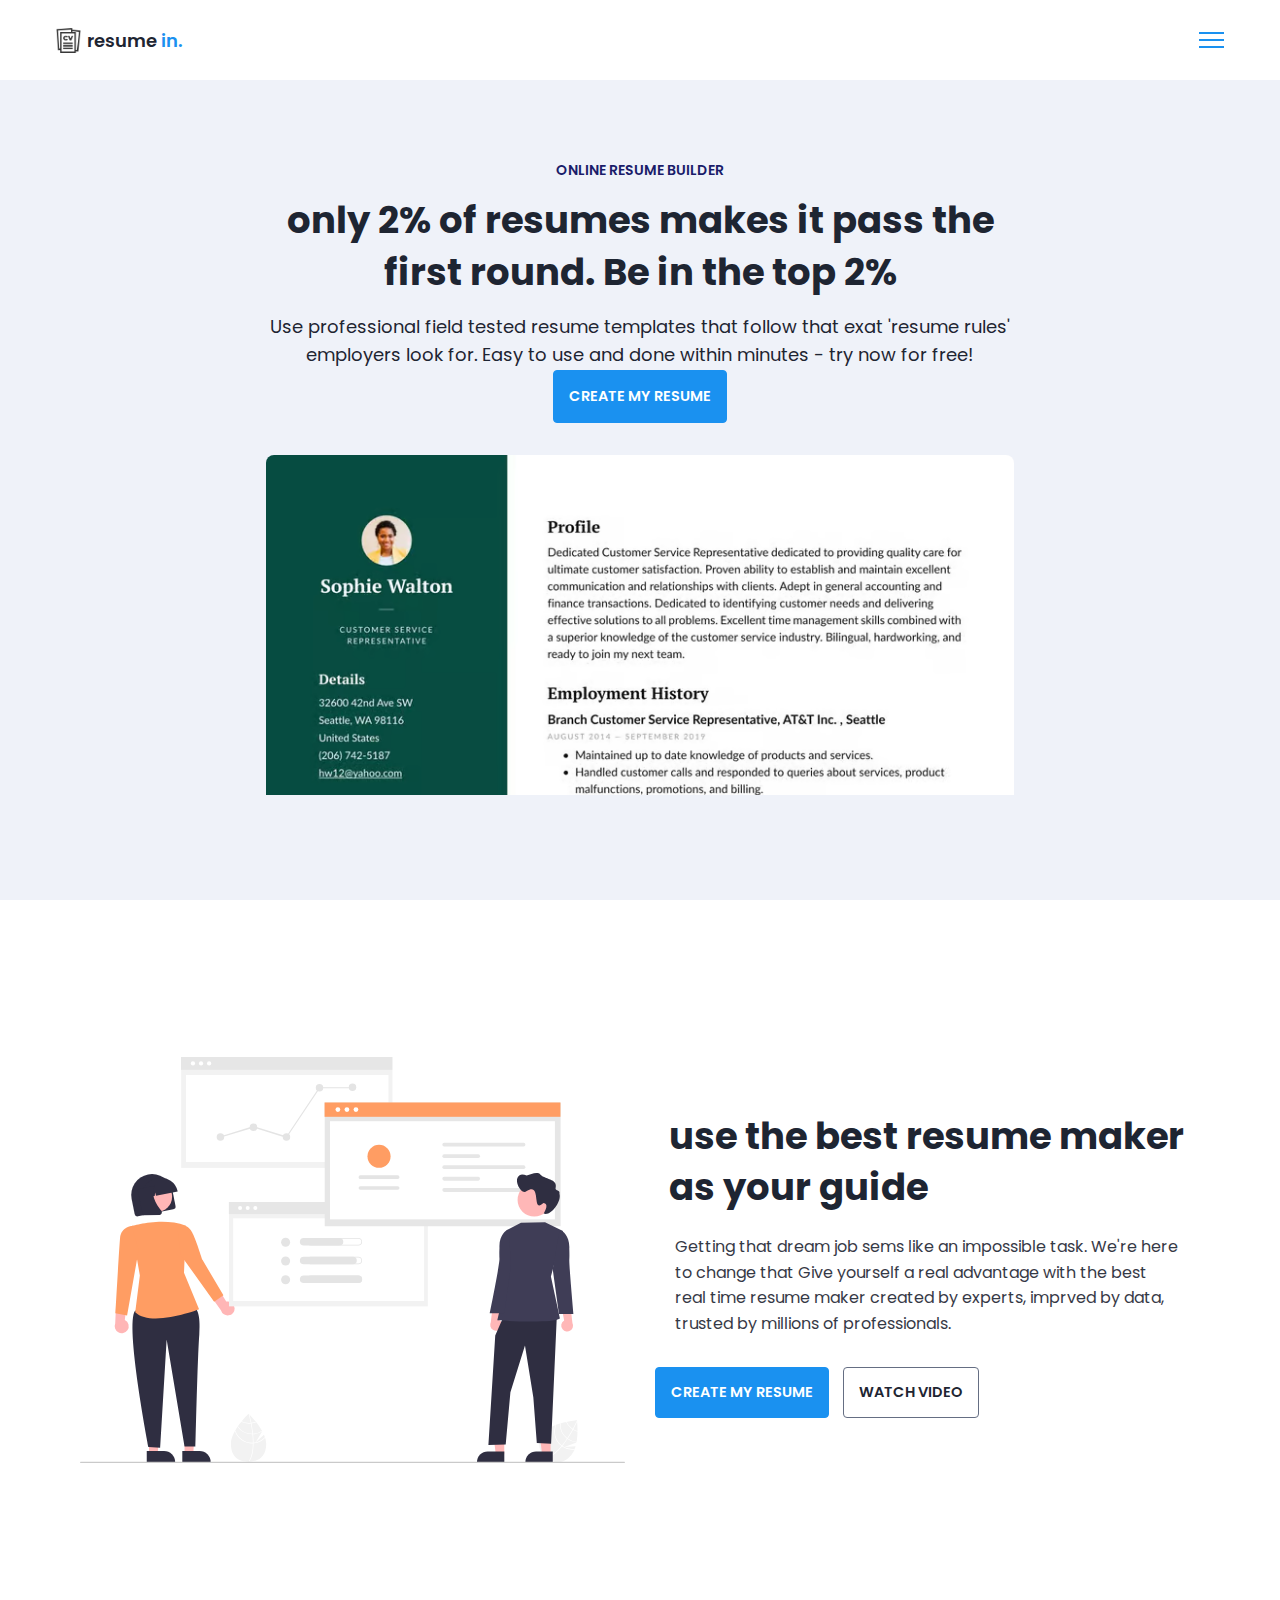
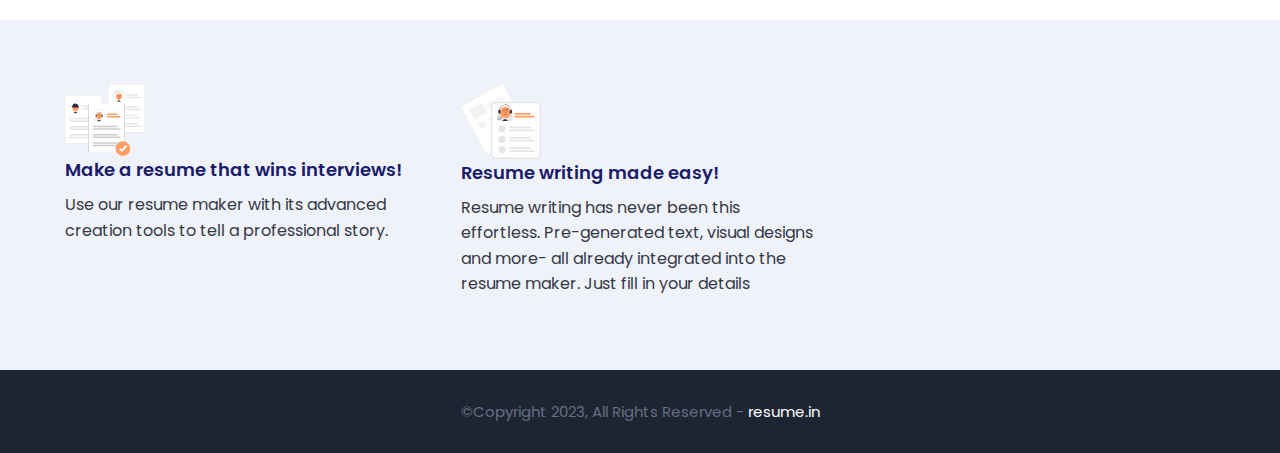
<file: Resume-builder/index.html>
<!DOCTYPE html>
<html lang="en">
  <head>
    <meta charset="UTF-8" />
    <meta http-equiv="X-UA-Compatible0" content="IE-edge" />
    <meta name="description" content="" />
    <meta name="viewport" content="width=device-width, initial-scale=1.0" />
    <title>Home page</title>

    <link rel="stylesheet" href="assests/css/main.css" />
  </head>
  <body>
    <nav class="navbar bg-white">
      <div class="container">
        <div class="navbar-content">
          <div class="brand-and-toggler">
            <a href="index.html" class="navbar-brand">
              <img
                src="assests/images/curriculum-vitae.png"
                alt=""
                class="navbar-brand-icon"
              />
              <span class="navbar-brand-text">resume <span>in.</span></span>
            </a>
            <button type="button" class="navbar-toggler-btn">
              <div class="bars">
                <div class="bar"></div>
                <div class="bar"></div>
                <div class="bar"></div>
              </div>
            </button>
          </div>
        </div>
      </div>
    </nav>
    <header class="header bg-bright" id="header">
      <div class="container">
        <div class="header-content text-center">
          <h6 class="text-uppercase text-blue-dark fs-14 fw-6 ls-l">
            online resume builder
          </h6>
          <h1 class="lg-title">
            only 2% of resumes makes it pass the first round. Be in the top 2%
          </h1>
          <p class="text-dark fs-18">
            Use professional field tested resume templates that follow that exat
            'resume rules' employers look for. Easy to use and done within
            minutes - try now for free!
          </p>
          <a href="resume.html" class="btn btn-primary text-uppercase"
            >create my resume</a
          ><img src="assests/images/dublin-resume-templates.avif" />
        </div>
      </div>
    </header>
    <div class="section-one">
      <div class="container">
        <div class="section-one-content">
          <div class="section-one-left">
            <img
              src="assests/images/undraw_organize_resume_re_k45b.svg"
              alt=""
            />
          </div>
          <div class="section-one-right text-center">
            <h2 class="lg-title">use the best resume maker as your guide</h2>
            <p class="text">
              Getting that dream job sems like an impossible task. We're here to
              change that Give yourself a real advantage with the best real time
              resume maker created by experts, imprved by data, trusted by
              millions of professionals.
            </p>
            <div class="btn-group">
              <a href="resume.html" class="btn btn-primary text-uppercase"
                >create my resume</a
              >
              <a href="#" class="btn btn-secondary text-uppercase"
                >watch video</a
              >
            </div>
          </div>
        </div>
      </div>
    </div>
    <div class="section-two bg-bright">
      <div class="container">
        <div class="section-two-content">
          <div class="section-items">
            <div class="section-item">
              <div class="section-item-icon">
                <img src="assests/images/undraw_hiring_re_yk5n.svg" alt="" />
              </div>
              <h5 class="section-item-title">
                Make a resume that wins interviews!
              </h5>
              <p class="text">
                Use our resume maker with its advanced creation tools to tell a
                professional story.
              </p>
            </div>
            <div class="section-item">
              <div class="section-item-icon">
                <img src="assests/images/undraw_resume_re_hkth.svg" alt="" />
              </div>
              <h5 class="section-item-title">Resume writing made easy!</h5>
              <p class="text">
                Resume writing has never been this effortless. Pre-generated
                text, visual designs and more- all already integrated into the
                resume maker. Just fill in your details
              </p>
            </div>
          </div>
        </div>
      </div>
    </div>
    <footer class="footer bg-dark">
      <div class="container">
        <div class="footer-content text-center">
          <p class="fs-15">
            &copy;Copyright 2023, All Rights Reserved - <span>resume.in</span>
          </p>
        </div>
      </div>
    </footer>
  </body>
</html>
</file>
<file: Resume-builder/assests/css/main.css>
@import url("https://fonts.googleapis.com/css2?family=Manrope:wght@200;300;400;500;600;700;800&family=Poppins:ital,wght@0,100;0,200;0,300;0,400;0,500;0,600;0,700;0,800;0,900;1,100;1,200;1,300;1,400;1,500;1,600;1,700;1,800;1,900&display=swap");

:root {
  --clr-blue: #1a91f0;
  --clr-blue-mid: #1170cd;
  --clr-blue-dark: #1a1c6a;
  --clr-white: #fff;
  --clr-bright: #eff2f9;
  --clr-dark: #1e2532;
  --clr-black: #000;
  --clr-grey: #656e83;
  --clr-green: #084c41;
  --font-poppins: "Poppins", sans-serif;
  --font-manrope: "Manrope", sans-serif;
  --transition: all 300ms ease-in-out;
}

* {
  padding: 0;
  margin: 0;
  box-sizing: border-box;
}
html {
  font-size: 10px;
}

body {
  font-size: 1.6rem;
  font-family: var(--font-poppins);
}

button {
  border: none;
  background-color: transparent;
  outline: 0;
  cursor: pointer;
  font-family: inherit;
}

img {
  width: 100%;
  display: block;
}
a {
  text-decoration: none;
}

/* fonts */

.font-poppins {
  font-family: var(--font-poppins);
}
.font-manrope {
  font-family: var(--font-manrope);
}

/* text colors*/
.text-blue {
  color: var(--clr-blue);
}
.text-blue-mid {
  color: var(--clr-blue-mid);
}
.text-blue-dark {
  color: var(--clr-blue-dark);
}
.text-bright {
  color: var(--clr-bright);
}
.text-grey {
  color: var(--clr-grey);
}
.text-dark {
  color: var(--clr-dark);
}
.text-white {
  color: var(--clr-white);
}

/*backgrounds*/
.bg-blue {
  background-color: var(--clr-blue);
}
.bg-blue-mid {
  background-color: var(--clr-blue-mid);
}
.bg-blue-dark {
  background-color: var(--clr-blue-dark);
}

.bg-bright {
  background-color: var(--clr-bright);
}
.bg-dark {
  background-color: var(--clr-dark);
}
.bg-grey {
  background-color: var(--clr-grey);
}
.bg-white {
  background-color: var(--clr-white);
}
.bg-black {
  background-color: var(--clr-black);
}
.bg-green {
  background-color: var(--clr-green);
}
.text-center {
  text-align: center;
}
.text-left {
  text-align: left;
}
.text-right {
  text-align: right;
}
.text-uppercase {
  text-transform: uppercase;
}
.text-lowercase {
  text-transform: lowercase;
}
.text-capitalize {
  text-transform: capitalize;
}
.text {
  color: var(--clr-dark);
  opacity: 0.9;
  margin: 2rem;
  line-height: 1.6;
}

.fw-2 {
  font-weight: 200;
}
.fw-3 {
  font-weight: 300;
}
.fw-4 {
  font-weight: 400;
}
.fw-5 {
  font-weight: 500;
}
.fw-6 {
  font-weight: 600;
}
.fw-7 {
  font-weight: 700;
}
.fw-8 {
  font-weight: 800;
}

.fs-13 {
  font-size: 13px;
}
.fs-14 {
  font-size: 14px;
}
.fs-15 {
  font-size: 15px;
}
.fs-16 {
  font-size: 16px;
}
.fs-17 {
  font-size: 17px;
}
.fs-18 {
  font-size: 18px;
}
.fs-19 {
  font-size: 19px;
}
.fs-20 {
  font-size: 20px;
}
.fs-21 {
  font-size: 21px;
}
.fs-22 {
  font-size: 22px;
}
.fs-23 {
  font-size: 23px;
}
.fs-24 {
  font-size: 24px;
}
.fs-25 {
  font-size: 25px;
}

.ls-1 {
  letter-spacing: 1px;
}
.ls-2 {
  letter-spacing: 2px;
}

.container {
  max-width: 1200px;
  margin: 0 auto;
  padding: 0 1.6rem;
}

/* bars button */
.bars {
  display: flex;
  flex-direction: column;
  justify-content: space-between;
  height: 16.5px;
  width: 25px;
}

.bars .bar {
  width: 100%;
  height: 2px;
  background-color: var(--clr-blue);
  transition: var(--transition);
}

.bars:hover .bar {
  background-color: var(--clr-dark);
}

/* buttons */
.btn {
  font-size: 14.5px;
  font-weight: 600;
  padding: 1.4rem 1.5rem;
  border-radius: 4px;
  display: inline-block;
}

.btn-primary {
  background-color: var(--clr-blue);
  color: var(--clr-white);
  border: 1px solid var(--clr-blue);
  transition: var(--transition);
}

.btn-primary:hover {
  background-color: transparent;
  color: var(--clr-dark);
  border-radius: var(--clr-grey);
}
.btn-secondary {
  background-color: transparent;
  border: 1px solid var(--clr-grey);
  color: var(--clr-dark);
  transition: var(--transition);
}

.btn-secondary:hover {
  background-color: var(--clr-blue);
  color: var(--clr-white);
  border-color: var(--clr-blue);
}

.btn-group button:first-child,
.btn-group a:first-child {
  margin-right: 1rem !important;
}

/*NAVBAR**/

.navbar {
  height: 80px;
  display: flex;
  align-items: center;
  box-shadow: 0px 3px 8px rgba(0, 0, 0, 0.08);
}

.navbar .container {
  width: 100%;
}

.navbar-brand {
  display: flex;
  align-items: center;
  justify-content: flex-start;
  font-size: 1.8rem;
}

.navbar-brand-text {
  color: var(--clr-dark);
  font-weight: 600;
}
.navbar-brand-text span {
  color: var(--clr-blue);
}
.navbar-brand-icon {
  width: 25px;
  margin-right: 6px;
  opacity: 0.8;
}
.brand-and-toggler {
  display: flex;
  align-items: center;
  justify-content: space-between;
}

.header {
  min-height: calc(100vh - 80px);
  display: flex;
  flex-direction: column;
  align-items: center;
  justify-content: center;
}

.header-content {
  max-width: 748px;
  margin-right: auto;
  margin-left: auto;
}

.header-content img {
  max-width: 760px;
  border-top-right-radius: 8px;
  border-top-left-radius: 8px;
  margin-top: 3.2rem;
}
.lg-title {
  margin: 1.4rem;
  font-size: 37px;
  line-height: 1.4;
  color: var(--clr-dark);
}
.header-content {
  margin-bottom: 2.6rem;
  line-height: 1.6;
}

/***SECTIONS***/

.section-one {
  padding: 64px 0;
  min-height: 80vh;
  display: flex;
  align-items: center;
}
.section-one-left img {
  max-width: 545px;
  margin-right: auto;
  margin-left: auto;
}

.section-one-right {
  margin-top: 4rem;
}

.section-one .btn-group {
  margin-top: 2rem;
}
.section-one-right {
  max-width: 545px;
  margin-right: auto;
  margin-left: auto;
}

.section-one-right .btn-group {
  margin-top: 3rem;
}

/*section 2*/
.section-two {
  padding: 64px 0;
}
.section-two .section-items {
  display: grid;
  gap: 2rem;
}

.section-two .section-item {
  max-width: 358px;
  text-align: center;
  margin-right: auto;
  margin-left: auto;
}
.section-two .section-icon {
  margin: 1rem 0;
}
.section-two .section-item-icon img {
  width: 80px;
  margin-right: auto;
  margin-left: auto;
}

.section-two .section-item-title {
  color: var(--clr-blue-dark);
  font-size: 1.8rem;
  font-weight: 600;
}

.section-two .text {
  margin: 0.9rem 0;
}

/*footer*/

.footer {
  padding: 3rem 0;
}
.footer-content {
  color: var(--clr-grey);
}
.footer-content p span {
  color: var(--clr-white);
}

/*Media queries*/

@media screen and (min-width: 768px) {
  .section-two .section-item {
    grid-template-columns: repeat(2, 1fr);
  }
}

@media screen and (min-width: 992px) {
  .section-one-content {
    display: grid;
    grid-template-columns: repeat(2, 1fr);
    column-gap: 3rem;
  }
  .section-one-right {
    text-align: left;
  }
  .section-two .section-items {
    grid-template-columns: repeat(3, 1fr);
  }
  .section-two .section-item {
    text-align: left;
  }
  .section-two .section-item-icon img {
    margin-left: 0;
  }
}
</file>
